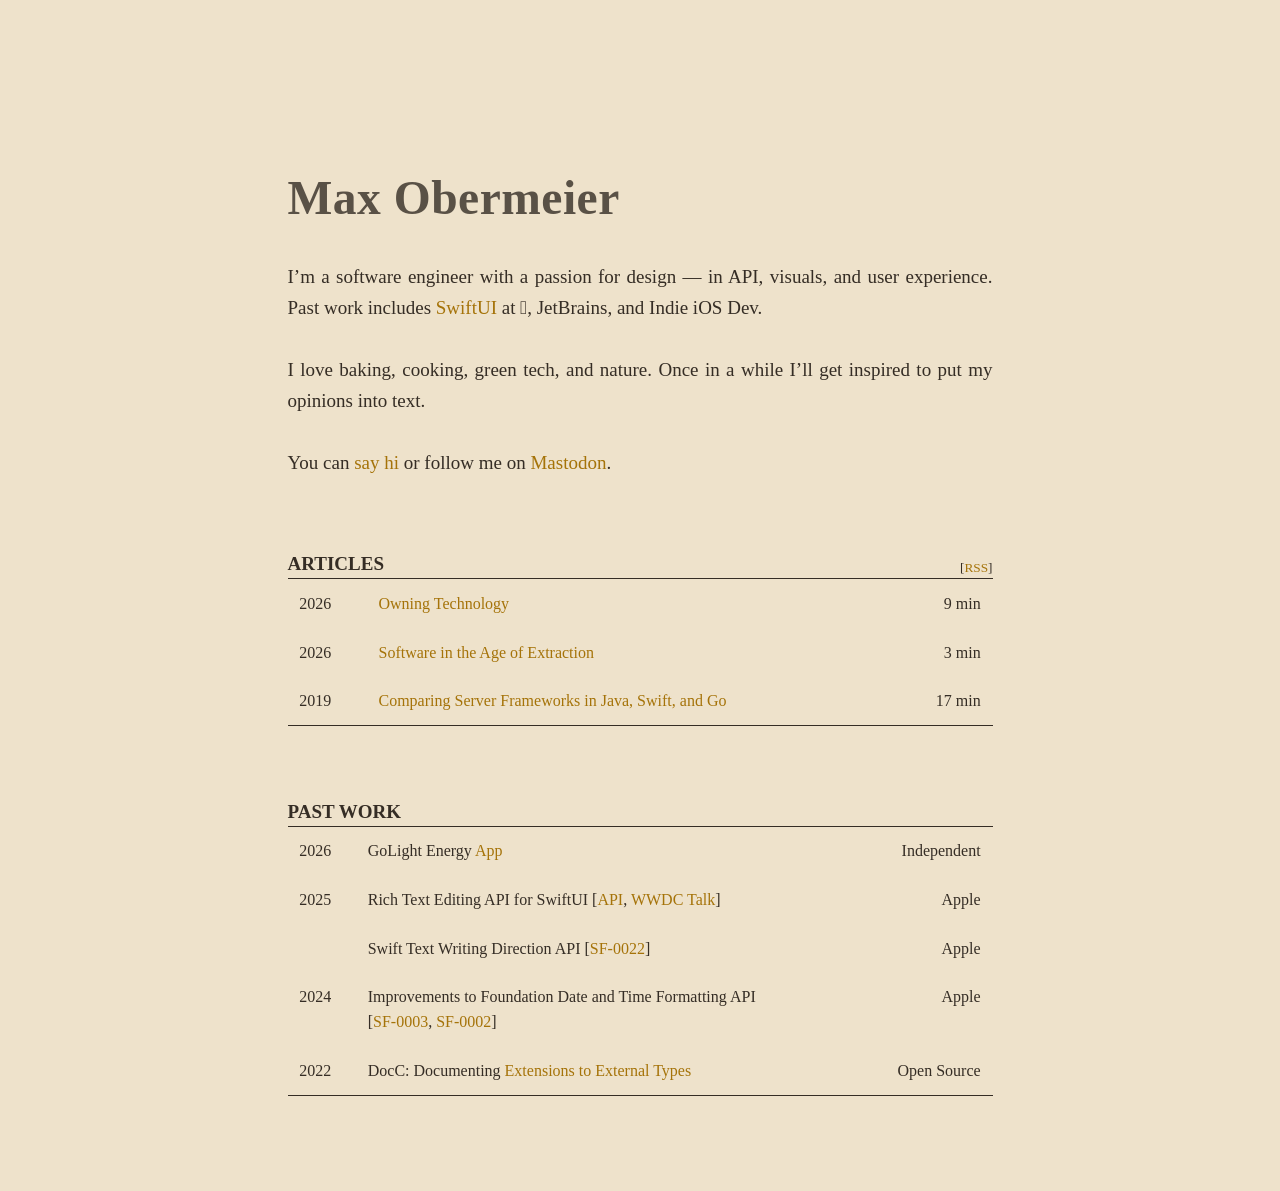
<file: index.html>
<!doctype html>
<html class="center-headings">
<head>
    <meta charset="UTF-8">
    <link rel="stylesheet" media="all" href="style/calm.css">
    <meta name="viewport" content="initial-scale=1, viewport-fit=cover">
    <title>Max Obermeier</title>
</head>
<body data-document><h1>Max Obermeier</h1>

<p>I’m a software engineer with a passion for design — in API, visuals, and user experience. Past work includes <a href="https://developer.apple.com/swiftui/">SwiftUI</a> at , JetBrains, and Indie iOS Dev. </p>

<p>I love baking, cooking, green tech, and nature. Once in a while I’ll get inspired to put my opinions into text.</p>

<p>You can <a href="mailto:hi@maxobermeier.eu">say hi</a> or follow me on <a href="https://hachyderm.io/@_maxobermeier">Mastodon</a>.</p>
<div class="page-break" style="page-break-before: always;"></div>

<h6>Articles</h6>

<p><span class="table-trailing">
 [<a href="./feed.rss">RSS</a>]
</span></p>

<table>
<colgroup>
<col style="text-align:left;"/>
<col style="text-align:left;"/>
<col style="text-align:right;"/>
</colgroup>

<tbody>
<tr>
	<td style="text-align:left;">2026</td>
	<td style="text-align:left;"><a href="Owning%20Technology.html">Owning Technology</a></td>
	<td style="text-align:right;">9 min</td>
</tr>
<tr>
	<td style="text-align:left;">2026</td>
	<td style="text-align:left;"><a href="Software%20in%20the%20Age%20of%20Extraction.html">Software in the Age of Extraction</a></td>
	<td style="text-align:right;">3 min</td>
</tr>
<tr>
	<td style="text-align:left;">2019</td>
	<td style="text-align:left;"><a href="https://medium.com/comsystoreply/https-medium-com-max-comsysto-comparing-backend-frameworks-written-in-java-swift-and-go-70acd07d3a8a">‌Comparing Server Frameworks in Java, Swift, and Go</a></td>
	<td style="text-align:right;">17 min</td>
</tr>
</tbody>
</table>
<div class="page-break" style="page-break-before: always;"></div>

<h6>Past Work</h6>

<table>
<colgroup>
<col style="text-align:left;"/>
<col style="text-align:left;"/>
<col style="text-align:right;"/>
</colgroup>

<tbody>
<tr>
	<td style="text-align:left;">2026</td>
	<td style="text-align:left;">GoLight Energy <a href="https://apps.apple.com/gb/app/golight-energy/id6755192452">App</a></td>
	<td style="text-align:right;">Independent</td>
</tr>
<tr>
	<td style="text-align:left;">2025</td>
	<td style="text-align:left;">Rich Text Editing API for SwiftUI [<a href="https://developer.apple.com/documentation/swiftui/texteditor/init(text:selection:)#discussion">API</a>, <a href="https://developer.apple.com/videos/play/wwdc2025/280/">WWDC Talk</a>]</td>
	<td style="text-align:right;">Apple</td>
</tr>
<tr>
	<td style="text-align:left;"></td>
	<td style="text-align:left;">‌Swift Text Writing Direction API [<a href="https://github.com/swiftlang/swift-foundation/blob/main/Proposals/0022-writing-direction-attribute.md">SF-0022</a>]</td>
	<td style="text-align:right;">Apple</td>
</tr>
<tr>
	<td style="text-align:left;">2024</td>
	<td style="text-align:left;">Improvements to Foundation Date and Time Formatting API<br/>[<a href="https://github.com/swiftlang/swift-foundation/blob/main/Proposals/0002-additional-configuration-properties-for-formatstyle-implementations.md">SF-0003</a>, <a href="https://github.com/swiftlang/swift-foundation/blob/main/Proposals/0003-discrete-format-style.md">SF-0002</a>]</td>
	<td style="text-align:right;">Apple</td>
</tr>
<tr>
	<td style="text-align:left;">2022</td>
	<td style="text-align:left;">DocC: Documenting <a href="https://github.com/swiftlang/swift-docc/pull/369">Extensions to External Types</a></td>
	<td style="text-align:right;">Open Source</td>
</tr>
</tbody>
</table>

<style>
h1 {
    text-align: left !important;
    margin-top: 1.5em !important;
    margin-bottom: 0.5em !important;
    width: 100% !important;
    font-size: 2.5em !important;
}

.table-trailing {
    display: block;
    float: right;
    font-size: 0.7em;
    margin-top: calc(0.3lh / 0.7);
}
</style></body>
</html>
</file>
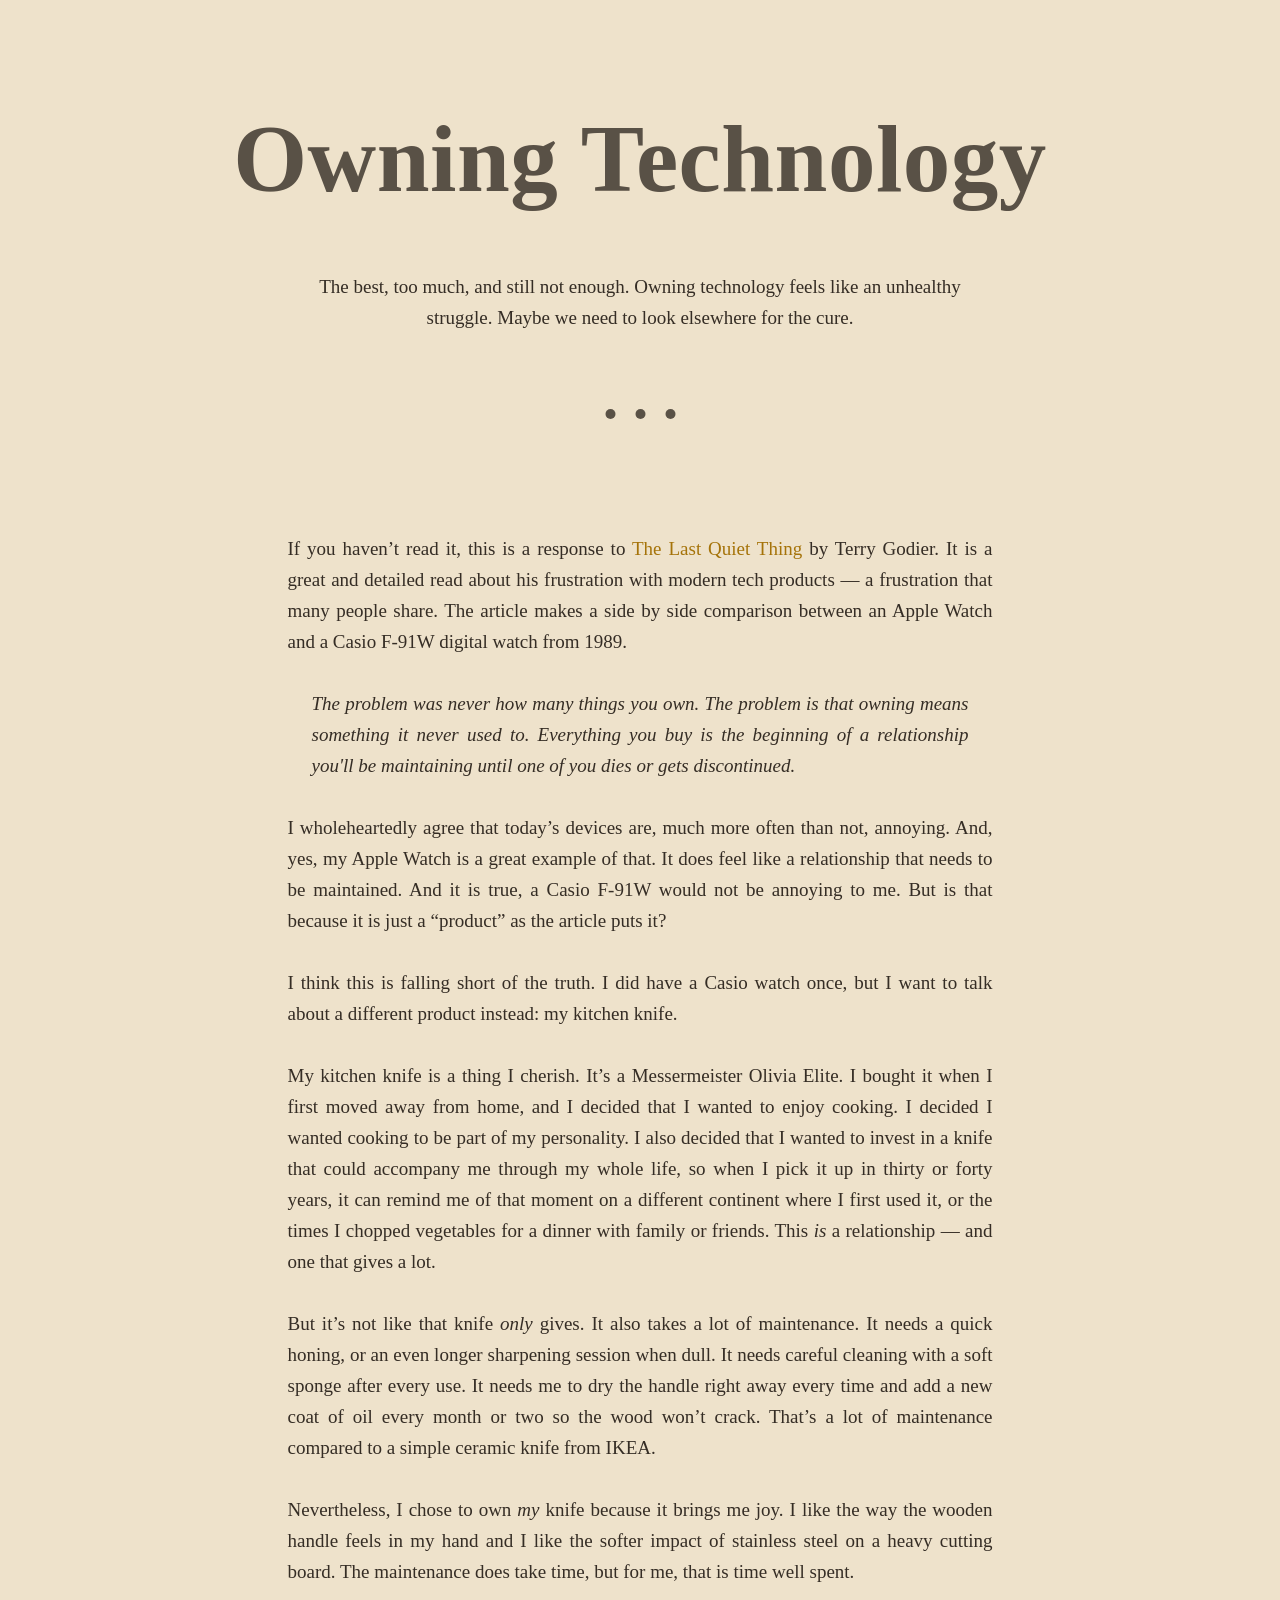
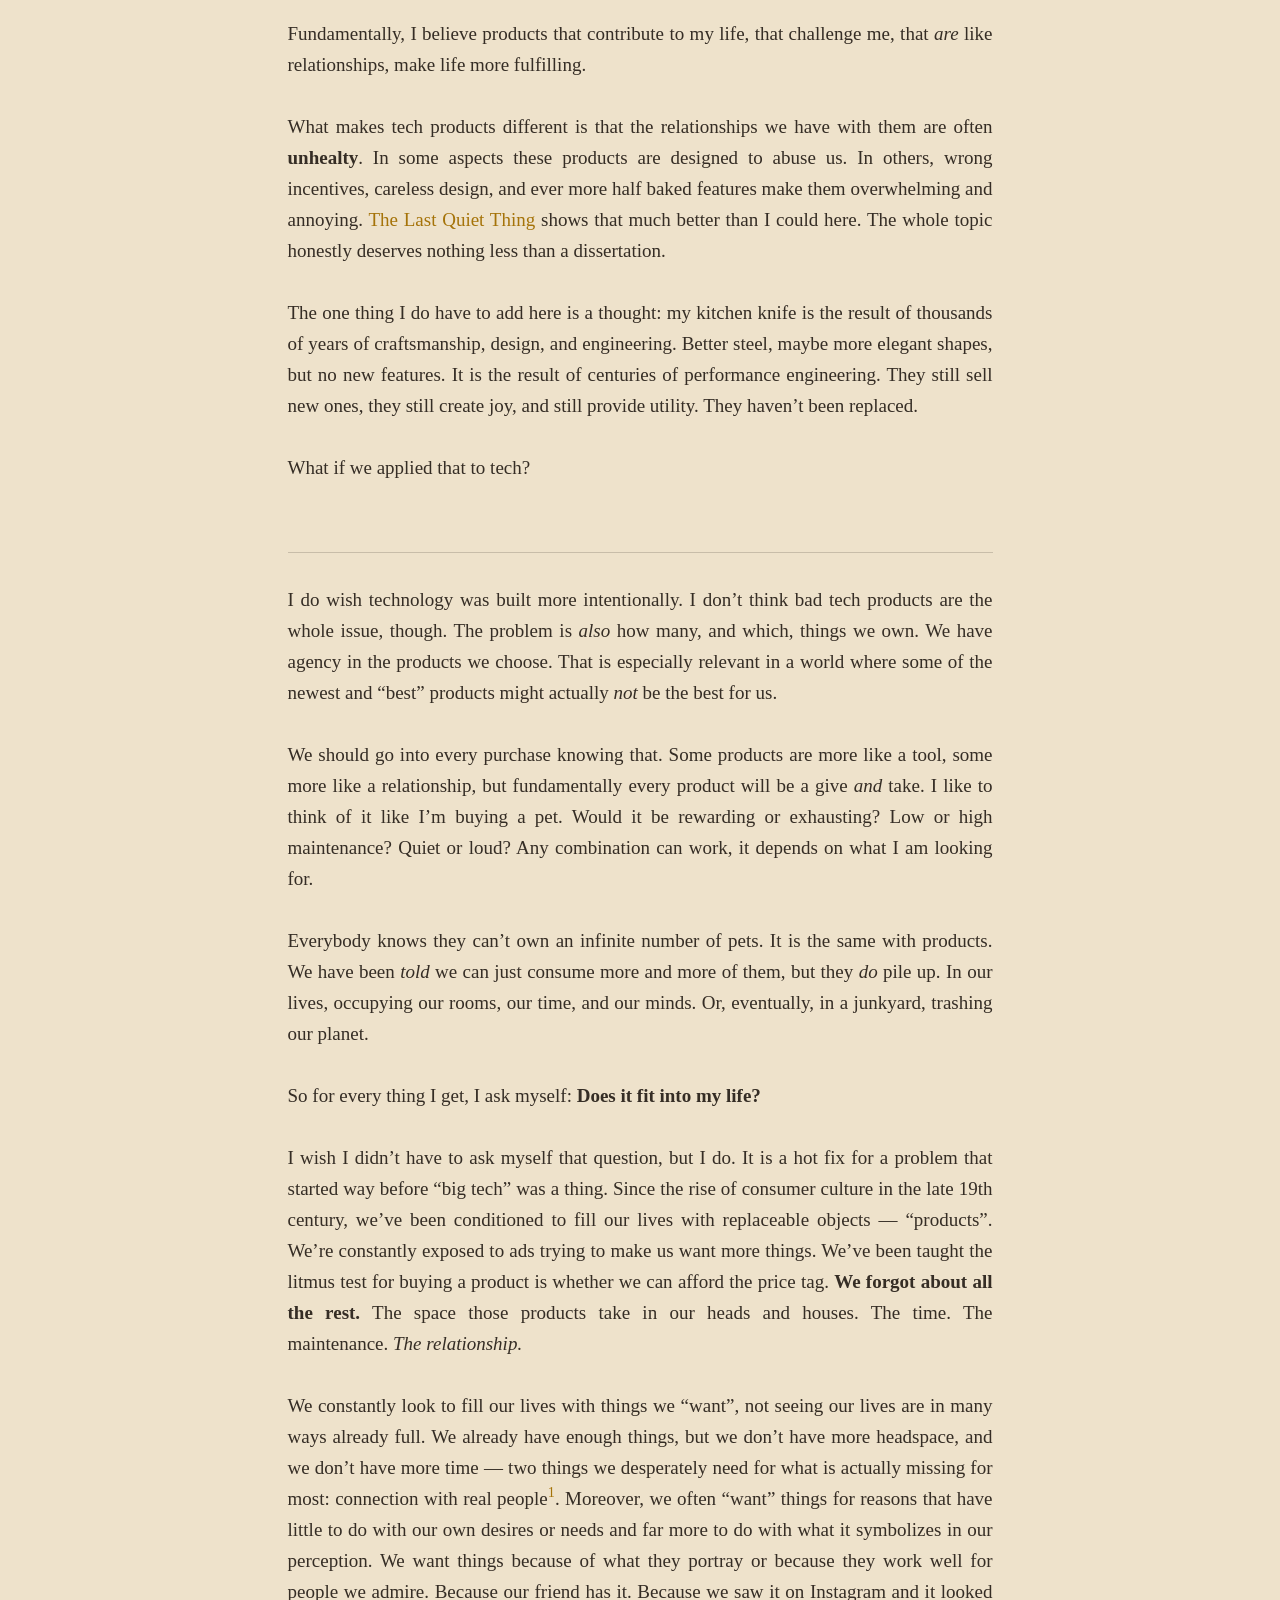
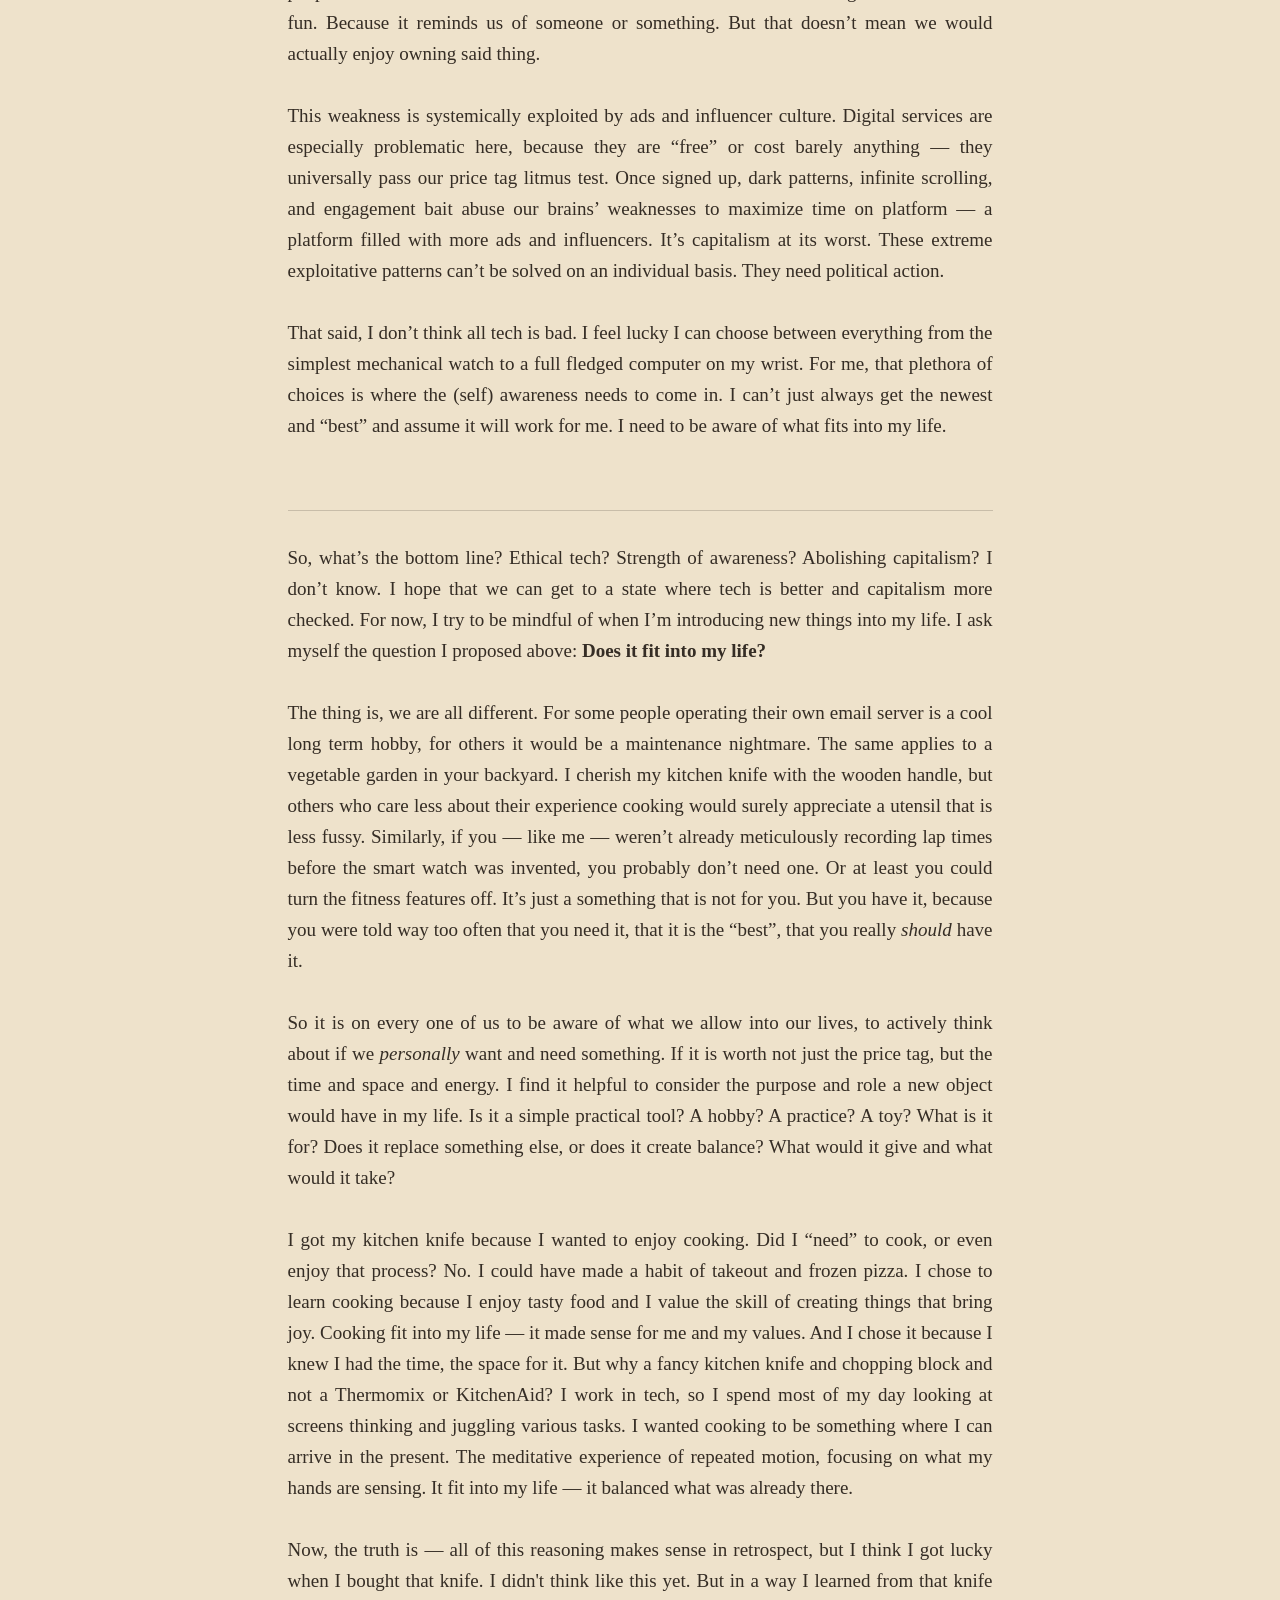
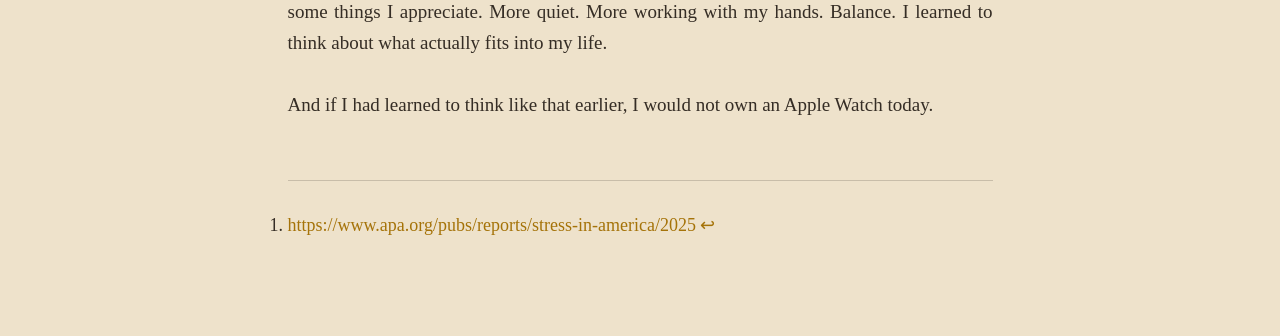
<file: Owning Technology.html>
<!doctype html>
<html class="center-headings">
<head>
    <meta charset="UTF-8">
    <link rel="stylesheet" media="all" href="style/calm.css">
    <meta name="viewport" content="initial-scale=1, viewport-fit=cover">
    <title>Owning Technology</title>
</head>
<body data-document><h1>Owning Technology</h1>

<p>The best, too much, and still not enough. Owning technology feels like an unhealthy struggle. Maybe we need to look elsewhere for the cure.</p>

<hr />

<p>If you haven’t read it, this is a response to <a href="https://www.terrygodier.com/the-last-quiet-thing">The Last Quiet Thing</a> by Terry Godier. It is a great and detailed read about his frustration with modern tech products — a frustration that many people share. The article makes a side by side comparison between an Apple Watch and a Casio F-91W digital watch from 1989.</p>

<blockquote>
<p>The problem was never how many things you own. The problem is that owning means something it never used to. Everything you buy is the beginning of a relationship you'll be maintaining until one of you dies or gets discontinued.</p>
</blockquote>

<p>I wholeheartedly agree that today’s devices are, much more often than not, annoying. And, yes, my Apple Watch is a great example of that. It does feel like a relationship that needs to be maintained. And it is true, a Casio F-91W would not be annoying to me. But is that because it is just a “product” as the article puts it? </p>

<p>I think this is falling short of the truth. I did have a Casio watch once, but I want to talk about a different product instead: my kitchen knife.</p>

<p>My kitchen knife is a thing I cherish. It’s a Messermeister Olivia Elite. I bought it when I first moved away from home, and I decided that I wanted to enjoy cooking. I decided I wanted cooking to be part of my personality. I also decided that I wanted to invest in a knife that could accompany me through my whole life, so when I pick it up in thirty or forty years, it can remind me of that moment on a different continent where I first used it, or the times I chopped vegetables for a dinner with family or friends. This <em>is</em> a relationship — and one that gives a lot.</p>

<p>But it’s not like that knife <em>only</em> gives. It also takes a lot of maintenance. It needs a quick honing, or an even longer sharpening session when dull. It needs careful cleaning with a soft sponge after every use. It needs me to dry the handle right away every time and add a new coat of oil every month or two so the wood won’t crack. That’s a lot of maintenance compared to a simple ceramic knife from IKEA.</p>

<p>Nevertheless, I chose to own <em>my</em> knife because it brings me joy. I like the way the wooden handle feels in my hand and I like the softer impact of stainless steel on a heavy cutting board. The maintenance does take time, but for me, that is time well spent.</p>

<p>Fundamentally, I believe products that contribute to my life, that challenge me, that <em>are</em> like relationships, make life more fulfilling.</p>

<p>What makes tech products different is that the relationships we have with them are often <strong>unhealty</strong>. In some aspects these products are designed to abuse us. In others, wrong incentives, careless design, and ever more half baked features make them overwhelming and annoying. <a href="https://www.terrygodier.com/the-last-quiet-thing">The Last Quiet Thing</a> shows that much better than I could here. The whole topic honestly deserves nothing less than a dissertation.</p>

<p>The one thing I do have to add here is a thought: my kitchen knife is the result of thousands of years of craftsmanship, design, and engineering. Better steel, maybe more elegant shapes, but no new features. It is the result of centuries of performance engineering. They still sell new ones, they still create joy, and still provide utility. They haven’t been replaced.</p>

<p>What if we applied that to tech?</p>
<div class="page-break" style="page-break-before: always;"></div>

<hr />

<p>I do wish technology was built more intentionally. I don’t think bad tech products are the whole issue, though. The problem is <em>also</em> how many, and which, things we own. We have agency in the products we choose. That is especially relevant in a world where some of the newest and “best” products might actually <em>not</em> be the best for us.</p>

<p>We should go into every purchase knowing that. Some products are more like a tool, some more like a relationship, but fundamentally every product will be a give <em>and</em> take. I like to think of it like I’m buying a pet. Would it be rewarding or exhausting? Low or high maintenance? Quiet or loud? Any combination can work, it depends on what I am looking for.</p>

<p>Everybody knows they can’t own an infinite number of pets. It is the same with products. We have been <em>told</em> we can just consume more and more of them, but they <em>do</em> pile up. In our lives, occupying our rooms, our time, and our minds. Or, eventually, in a junkyard, trashing our planet. </p>

<p>So for every thing I get, I ask myself: <strong>Does it fit into my life?</strong></p>

<p>I wish I didn’t have to ask myself that question, but I do. It is a hot fix for a problem that started way before “big tech” was a thing. Since the rise of consumer culture in the late 19th century, we’ve been conditioned to fill our lives with replaceable objects — “products”. We’re constantly exposed to ads trying to make us want more things. We’ve been taught the litmus test for buying a product is whether we can afford the price tag. <strong>We forgot about all the rest.</strong> The space those products take in our heads and houses. The time. The maintenance. <em>The relationship.</em></p>

<p>We constantly look to fill our lives with things we “want”, not seeing our lives are in many ways already full. We already have enough things, but we don’t have more headspace, and we don’t have more time — two things we desperately need for what is actually missing for most: connection with real people<sup><a href="#fn1-14358" id="fnr1-14358" title="see footnote" class="footnote">1</a></sup>. Moreover, we often “want” things for reasons that have little to do with our own desires or needs and far more to do with what it symbolizes in our perception. We want things because of what they portray or because they work well for people we admire. Because our friend has it. Because we saw it on Instagram and it looked fun. Because it reminds us of someone or something. But that doesn’t mean we would actually enjoy owning said thing.</p>

<p>This weakness is systemically exploited by ads and influencer culture. Digital services are especially problematic here, because they are “free” or cost barely anything — they universally pass our price tag litmus test. Once signed up, dark patterns, infinite scrolling, and engagement bait abuse our brains’ weaknesses to maximize time on platform — a platform filled with more ads and influencers. It’s capitalism at its worst. These extreme exploitative patterns can’t be solved on an individual basis. They need political action.</p>

<p>That said, I don’t think all tech is bad. I feel lucky I can choose between everything from the simplest mechanical watch to a full fledged computer on my wrist. For me, that plethora of choices is where the (self) awareness needs to come in. I can’t just always get the newest and “best” and assume it will work for me. I need to be aware of what fits into my life.</p>
<div class="page-break" style="page-break-before: always;"></div>

<hr />

<p>So, what’s the bottom line? Ethical tech? Strength of awareness? Abolishing capitalism? I don’t know. I hope that we can get to a state where tech is better and capitalism more checked. For now, I try to be mindful of when I’m introducing new things into my life. I ask myself the question I proposed above: <strong>Does it fit into my life?</strong></p>

<p>The thing is, we are all different. For some people operating their own email server is a cool long term hobby, for others it would be a maintenance nightmare. The same applies to a vegetable garden in your backyard. I cherish my kitchen knife with the wooden handle, but others who care less about their experience cooking would surely appreciate a utensil that is less fussy. Similarly, if you — like me — weren’t already meticulously recording lap times before the smart watch was invented, you probably don’t need one. Or at least you could turn the fitness features off. It’s just a something that is not for you. But you have it, because you were told way too often that you need it, that it is the “best”, that you really <em>should</em> have it.</p>

<p>So it is on every one of us to be aware of what we allow into our lives, to actively think about if we <em>personally</em> want and need something. If it is worth not just the price tag, but the time and space and energy. I find it helpful to consider the purpose and role a new object would have in my life. Is it a simple practical tool? A hobby? A practice? A toy? What is it for? Does it replace something else, or does it create balance? What would it give and what would it take?</p>

<p>I got my kitchen knife because I wanted to enjoy cooking. Did I “need” to cook, or even enjoy that process? No. I could have made a habit of takeout and frozen pizza. I chose to learn cooking because I enjoy tasty food and I value the skill of creating things that bring joy. Cooking fit into my life — it made sense for me and my values. And I chose it because I knew I had the time, the space for it. But why a fancy kitchen knife and chopping block and not a Thermomix or KitchenAid? I work in tech, so I spend most of my day looking at screens thinking and juggling various tasks. I wanted cooking to be something where I can arrive in the present. The meditative experience of repeated motion, focusing on what my hands are sensing. It fit into my life — it balanced what was already there.</p>

<p>Now, the truth is — all of this reasoning makes sense in retrospect, but I think I got lucky when I bought that knife. I didn't think like this yet. But in a way I learned from that knife some things I appreciate. More quiet. More working with my hands. Balance. I learned to think about what actually fits into my life.</p>

<p>And if I had learned to think like that earlier, I would not own an Apple Watch today.</p>

<div class="footnotes">
<hr />
<ol>

<li id="fn1-14358">
<p><a class="autolink" href="https://www.apa.org/pubs/reports/stress-in-america/2025">https://www.apa.org/pubs/reports/stress-in-america/2025</a> <a href="#fnr1-14358" title="return to article" class="reversefootnote">&#8617;&#xFE0E;</a></p>
</li>

</ol>
</div>
</body>
</html>
</file>
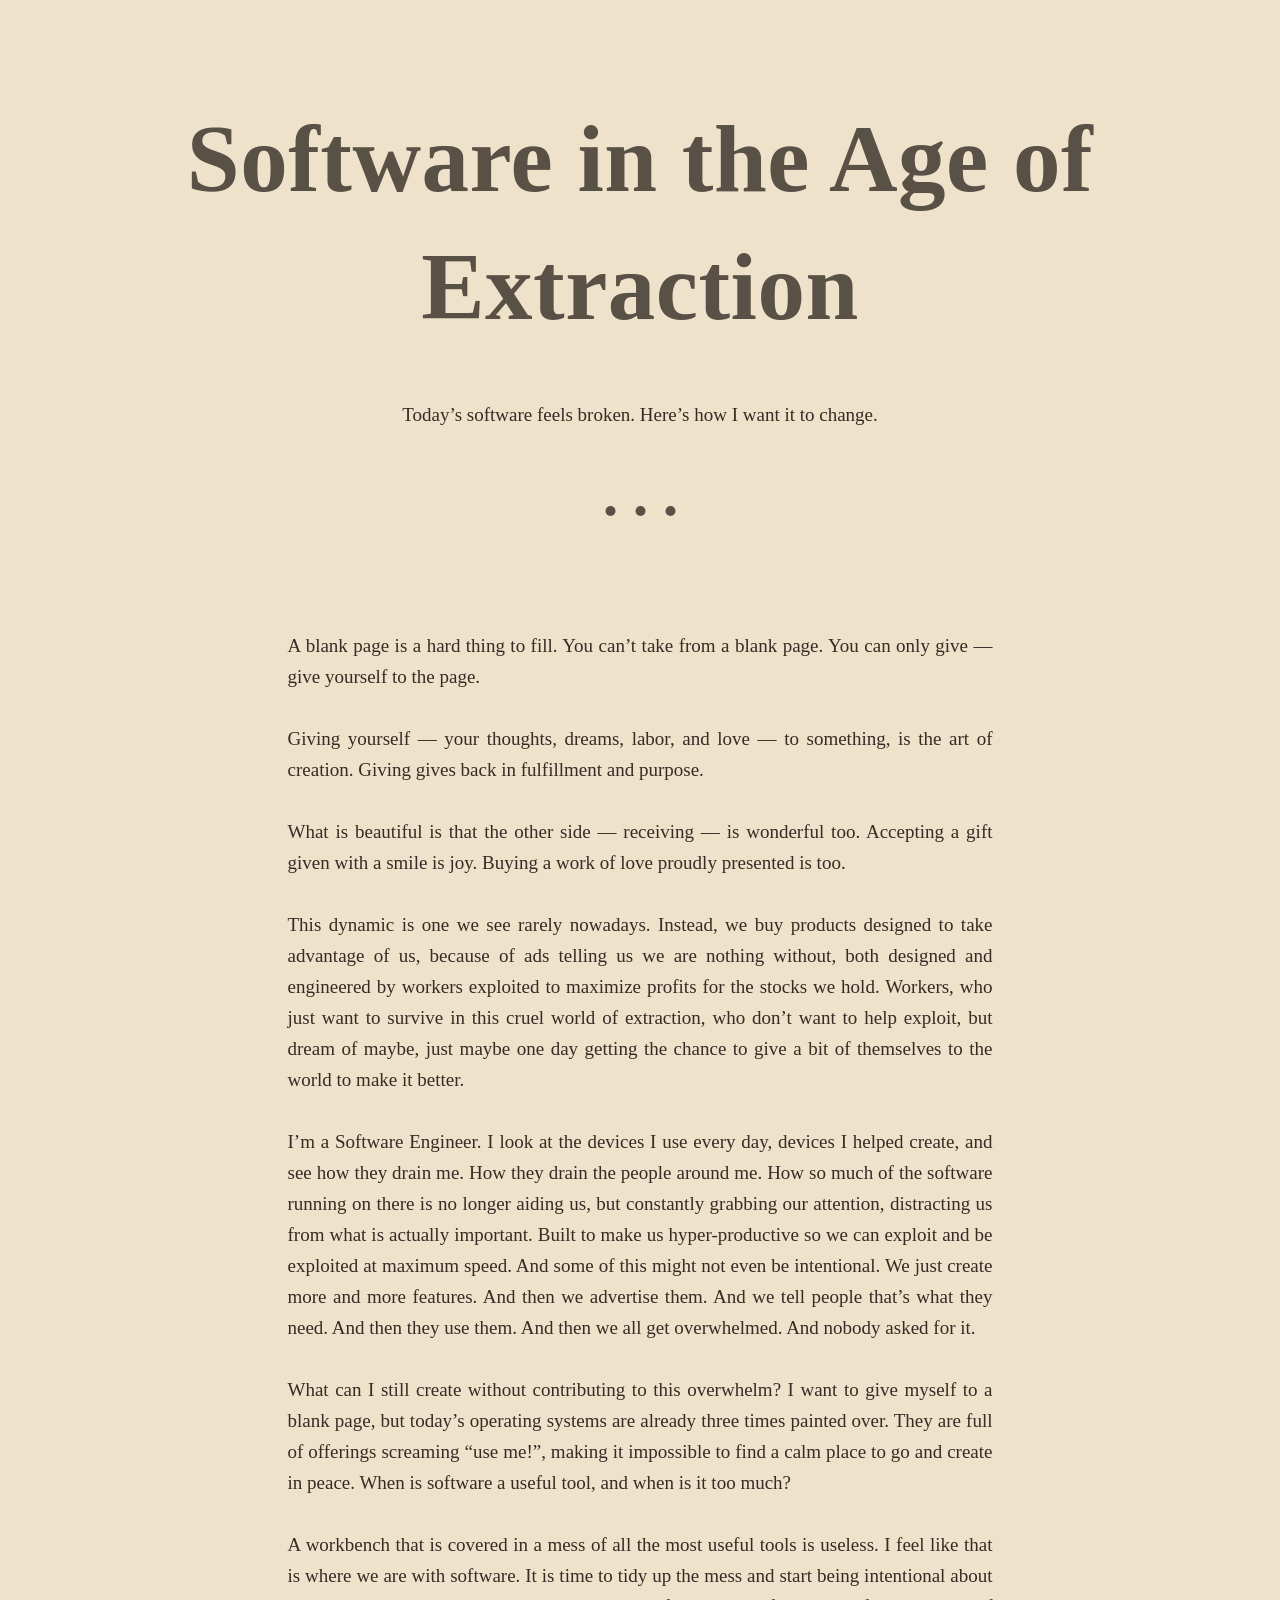
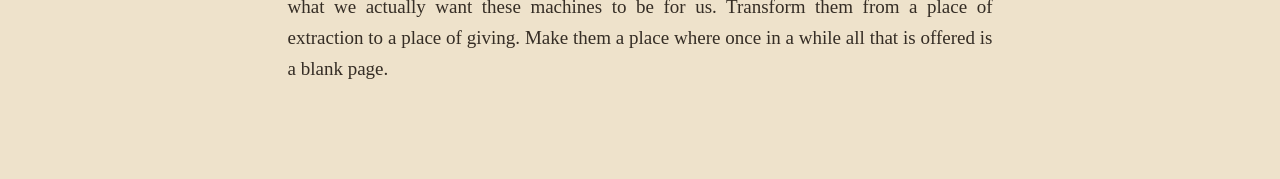
<file: Software in the Age of Extraction.html>
<!doctype html>
<html class="center-headings">
<head>
    <meta charset="UTF-8">
    <link rel="stylesheet" media="all" href="style/calm.css">
    <meta name="viewport" content="initial-scale=1, viewport-fit=cover">
    <title>Software in the Age of Extraction</title>
</head>
<body data-document><h1>Software in the Age of Extraction</h1>

<p>Today’s software feels broken. Here’s how I want it to change.</p>

<hr />

<p>A blank page is a hard thing to fill. You can’t take from a blank page. You can only give — give yourself to the page.</p>

<p>Giving yourself — your thoughts, dreams, labor, and love — to something, is the art of creation. Giving gives back in fulfillment and purpose.</p>

<p>What is beautiful is that the other side — receiving — is wonderful too. Accepting a gift given with a smile is joy. Buying a work of love proudly presented is too. </p>

<p>This dynamic is one we see rarely nowadays. Instead, we buy products designed to take advantage of us, because of ads telling us we are nothing without, both designed and engineered by workers exploited to maximize profits for the stocks we hold. Workers, who just want to survive in this cruel world of extraction, who don’t want to help exploit, but dream of maybe, just maybe one day getting the chance to give a bit of themselves to the world to make it better.</p>

<p>I’m a Software Engineer. I look at the devices I use every day, devices I helped create, and see how they drain me. How they drain the people around me. How so much of the software running on there is no longer aiding us, but constantly grabbing our attention, distracting us from what is actually important. Built to make us hyper-productive so we can exploit and be exploited at maximum speed. And some of this might not even be intentional. We just create more and more features. And then we advertise them. And we tell people that’s what they need. And then they use them. And then we all get overwhelmed. And nobody asked for it.</p>

<p>What can I still create without contributing to this overwhelm? I want to give myself to a blank page, but today’s operating systems are already three times painted over. They are full of offerings screaming “use me!”, making it impossible to find a calm place to go and create in peace. When is software a useful tool, and when is it too much?</p>

<p>A workbench that is covered in a mess of all the most useful tools is useless. I feel like that is where we are with software. It is time to tidy up the mess and start being intentional about what we actually want these machines to be for us. Transform them from a place of extraction to a place of giving. Make them a place where once in a while all that is offered is a blank page.</p></body>
</html>
</file>
<file: style/calm.css>
/**
 * Copyright © 2026 Max Obermeier. All rights reserved.
 *
 * Overrides for the calm theme appearance.
 */

@import "normalize.css" layer(base);
@import "core.css" layer(base);
@import "style.css" layer(base);


/**
 * Default font
 */
html, html :lang(x-default), html :lang(en) {
    font-family: "Canela Text", "Palatino", "Georgia", Keyboard, Times, "Hiragino Mincho ProN", "ヒラギノ明朝 ProN", serif;
}

/**
 * Default font size
 */
@media screen and (min-width: 320px) {
    html {
        font-size: max(1rem, 19px);
    }
}

/**
 * Light screen color scheme
 */
@media screen {
    html, html.mac {
        background-color: rgb(238, 226, 203);
        color: rgb(53, 45, 37);
    }

    a {
        color: hsl(41, 90%, 34%);
    }

    table, tbody, th, tr, td, hr {
         border-top-color: rgb(53, 45, 37);
         border-bottom-color: rgb(53, 45, 37);
    }

    hr {
        background-color: rgb(53, 45, 37);
        opacity: 0.2;
    }
}

/**
 * Dark screen color scheme
 */
@media screen and (prefers-color-scheme: dark) {
    html, html.mac.night-mode, html.night-mode {
        background-color: rgb(65, 59, 49);
        color: rgb(246, 236, 220);
    }

    .night-mode a, a {
        color: hsl(41, 80%, 60%);
    }

    table, tbody, th, tr, td, hr {
        border-top-color: rgba(246, 236, 220);
        border-bottom-color: rgba(246, 236, 220);
    }

    hr {
         background-color: rgba(246, 236, 220);
         opacity: 0.3;
    }
}

/**
 * Default padding
 */
html {
    padding-top: 5em;
    padding-bottom: 5em;
}

.page-break {
    height: 2em;
}

/**
 * Link override
 */
 @media screen {
     a {
         text-decoration: none;
     }
 }

/**
 * Title style override
 */

@media screen {
    .center-headings {
        :nth-child(1 of h1) {
            font-size: 3em;
            margin-bottom: 1.5em;
            font-weight: bold;
            position: relative;
            left: 50%;
            transform: translate(-50%, 0%);
            width: 80vw;
            opacity: 0.8;
        }
    }
}

@media screen and (min-width: 920px) {
    .center-headings {
        :nth-child(1 of h1) {
            font-size: 4em;
        }
    }
}

@media screen and (min-width: 1080px) {
    .center-headings {
        :nth-child(1 of h1) {
            font-size: 5em;
        }
    }
}

/**
 * Abstract override.
 */

 @media screen {
    .center-headings {
        /* The first h1 if immediately followed by a paragraph and
         * a separator line.
        */
        :nth-child(1 of h1):has(+ p + hr) {
            margin-bottom: 0.5em;
        }

        /* The paragraph immediately following the first h1 if immediately
        * followed by a separator line.
        */
        :nth-child(1 of h1) + p:has(+ hr) {
            text-align: center;
        }

        /* The separator line immediately following the paragraph following
        * the first h1.
        */
        :nth-child(1 of h1) + p + hr {
            margin-top: 4em;
            margin-bottom: 6em;
            height: 10px;

            mask-image: url("data:image/svg+xml;utf8,<svg viewBox='0 0 100% 100%' version='1.1' xmlns='http://www.w3.org/2000/svg'><circle cx='0' cy='5' r='5'  opacity='0'/><circle transform='translate(-30,0)' cx='50%' cy='5' r='5'/><circle cx='50%' cy='5' r='5'/><circle transform='translate(30,0)' cx='50%' cy='5' r='5'/><circle cx='100%' cy='5' r='5' opacity='0'/></svg>");

            border: none;
            mask-size: 100% 100%;
            mask-repeat: no-repeat;
            opacity: 0.8;
        }
    }
}

/**
 * Table override.
 */
table {
  table-layout: auto;
}

th,
td {
  padding: calc((10 / 1080) * 100vw) calc((10 / 1080) * 100vw) calc((10 / 1080) * 100vw) calc((10 / 1080) * 100vw);
}
</file>
